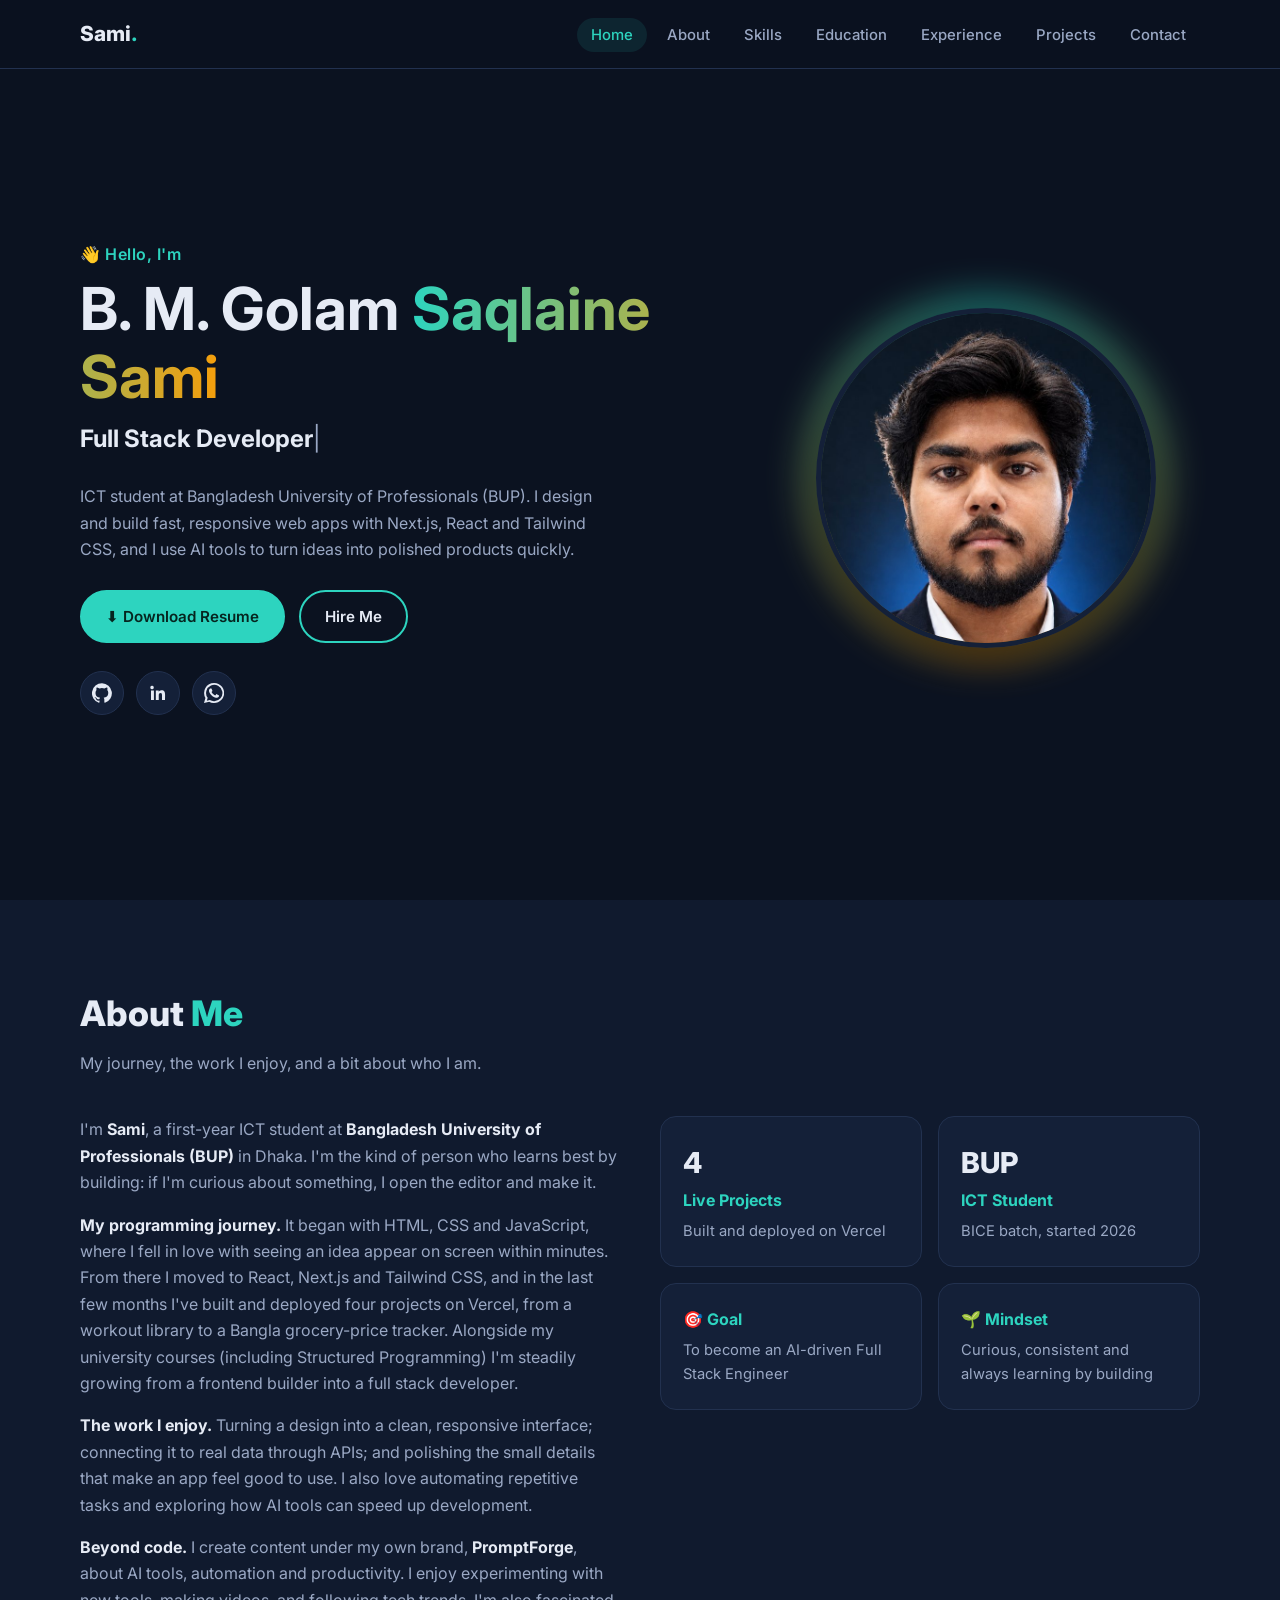
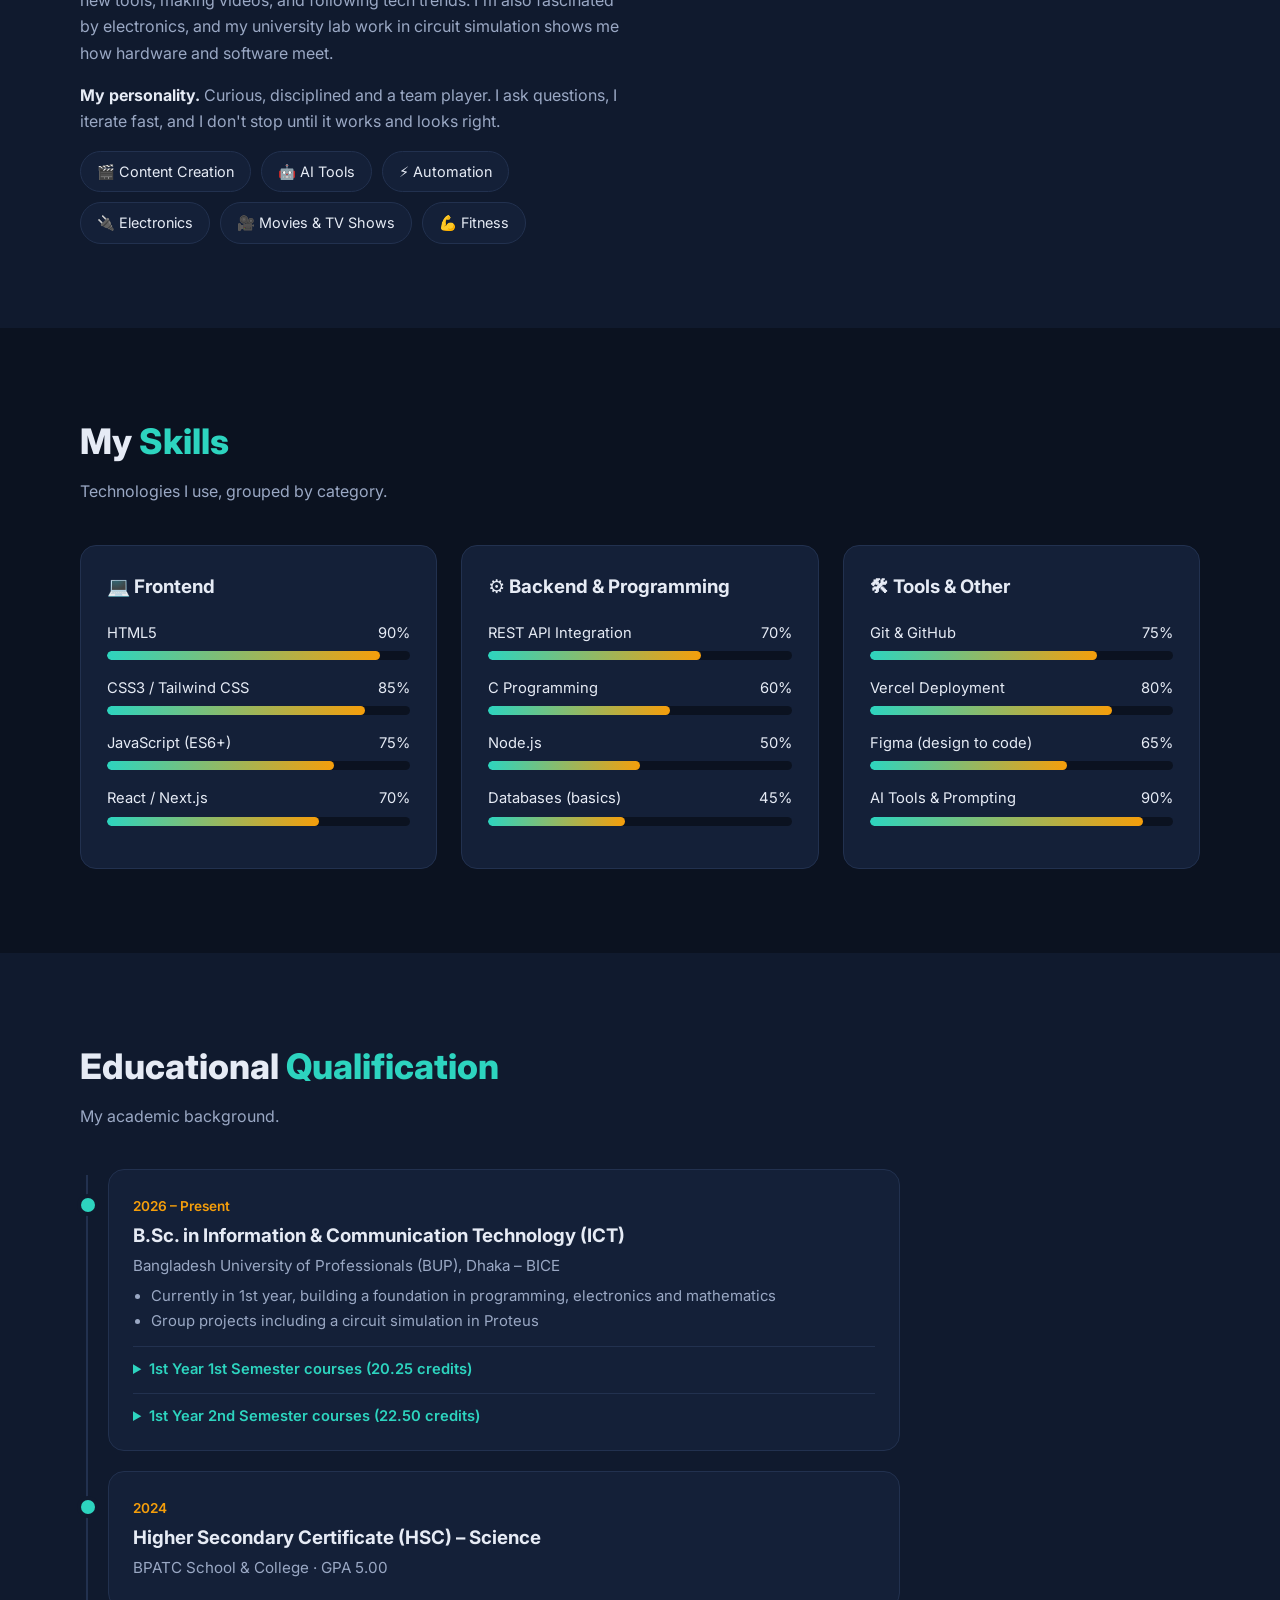
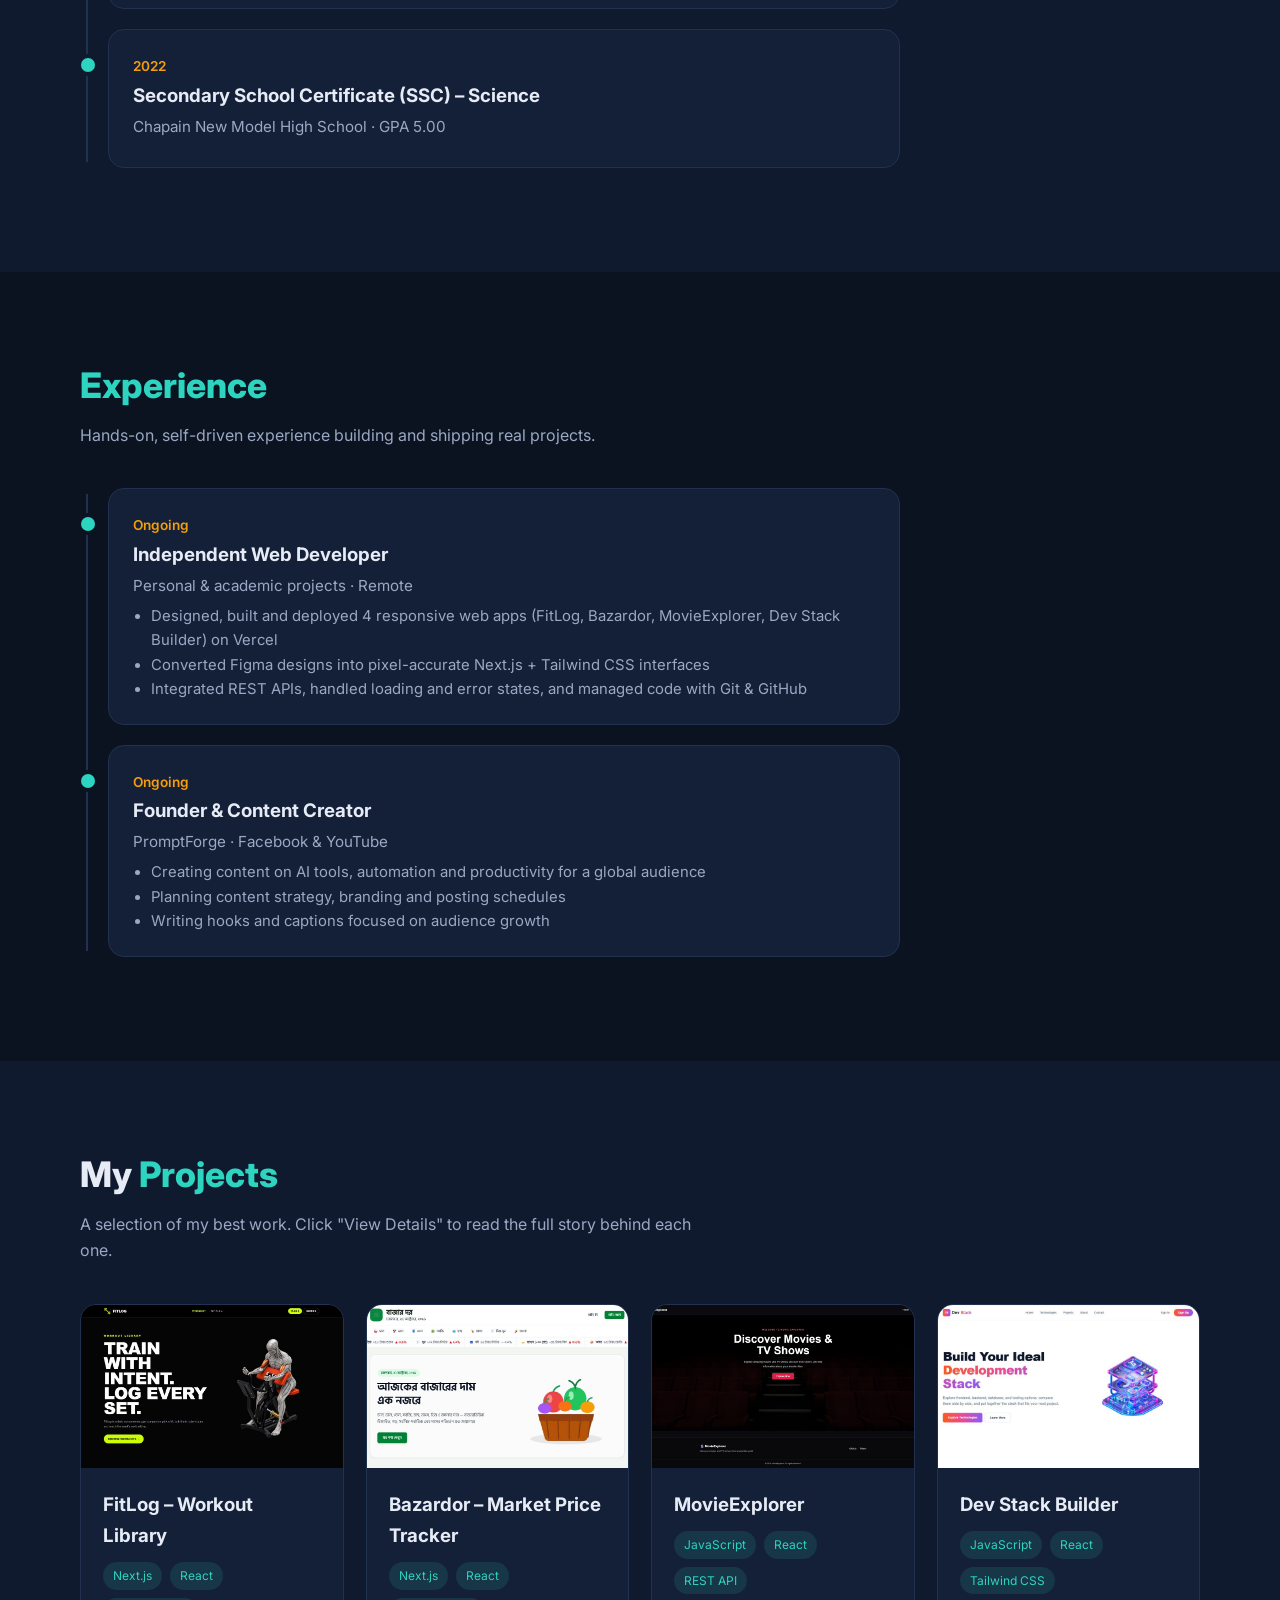
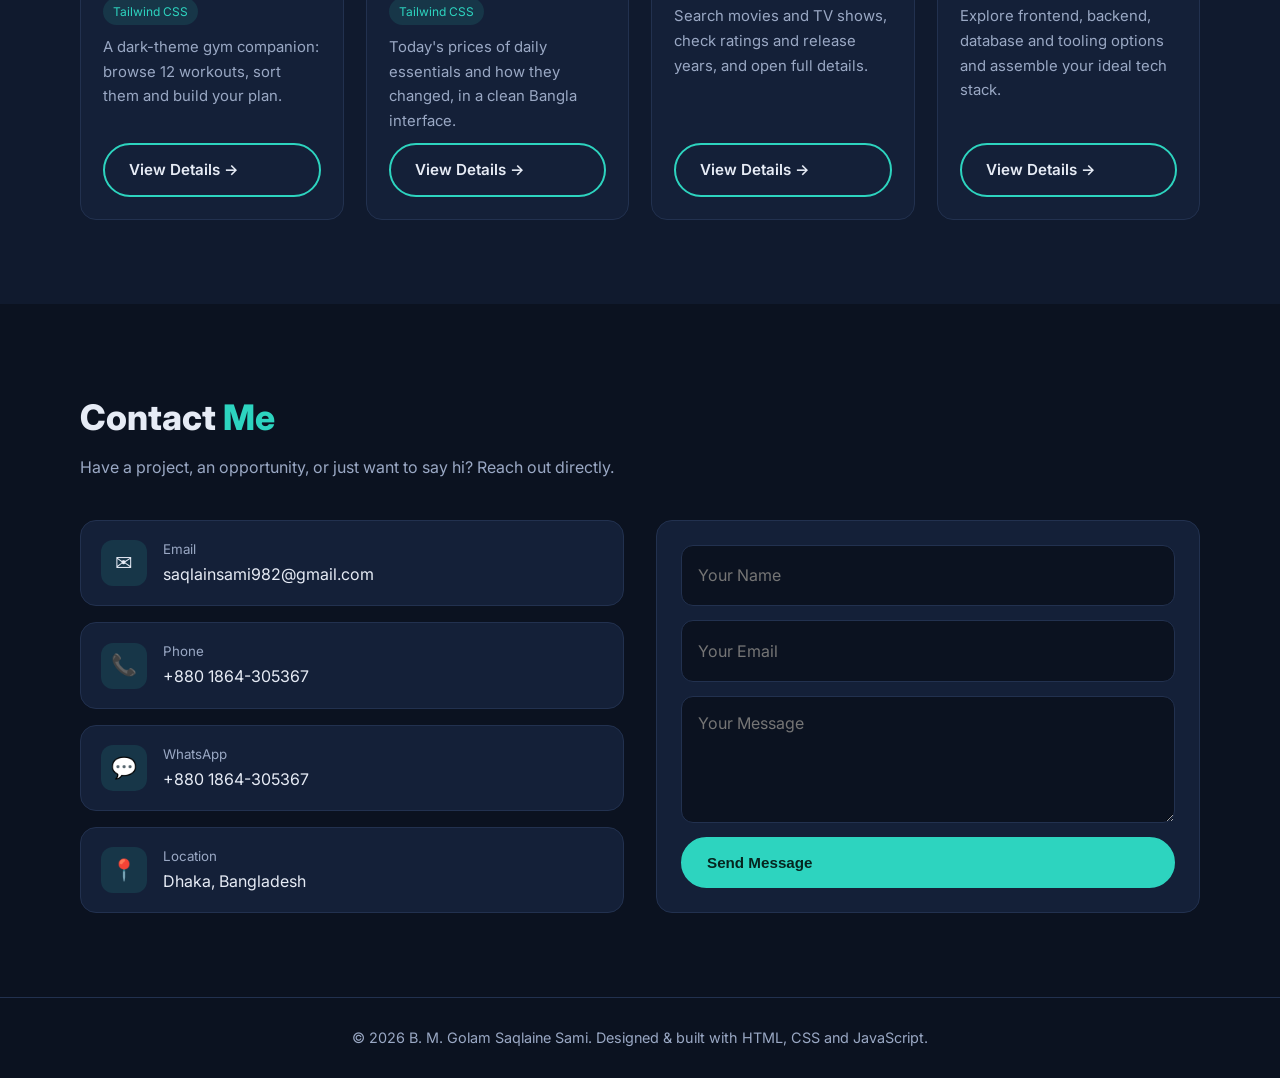
<file: index.html>
<!DOCTYPE html>
<html lang="en">
<head>
<meta charset="UTF-8">
<meta name="viewport" content="width=device-width, initial-scale=1">
<title>B. M. Golam Saqlaine Sami | Full Stack Developer</title>
<meta name="description" content="Portfolio of B. M. Golam Saqlaine Sami – Full Stack Developer and ICT student at BUP, Dhaka, Bangladesh.">
<link rel="preconnect" href="https://fonts.googleapis.com">
<link href="https://fonts.googleapis.com/css2?family=Inter:wght@400;500;600;700;800&display=swap" rel="stylesheet">
<link rel="stylesheet" href="css/style.css">
</head>
<body>

<svg width="0" height="0" style="position:absolute" aria-hidden="true">
  <symbol id="i-gh" viewBox="0 0 24 24"><path d="M12 .3a12 12 0 0 0-3.8 23.4c.6.1.8-.3.8-.6v-2c-3.3.7-4-1.6-4-1.6-.6-1.4-1.4-1.8-1.4-1.8-1-.7.1-.7.1-.7 1.200.1 1.800 1.200 1.800 1.200 1 1.800 2.800 1.300 3.500 1 0-.8.4-1.300.7-1.600-2.700-.3-5.500-1.300-5.500-5.900 0-1.300.5-2.400 1.200-3.200 0-.4-.5-1.600.2-3.200 0 0 1-.3 3.300 1.200a11.500 11.500 0 0 1 6 0c2.300-1.500 3.300-1.200 3.300-1.200.7 1.600.2 2.800.1 3.200.8.8 1.200 1.900 1.200 3.200 0 4.600-2.800 5.600-5.500 5.900.4.400.8 1.100.8 2.200v3.300c0 .3.2.7.8.6A12 12 0 0 0 12 .3"/></symbol>
  <symbol id="i-in" viewBox="0 0 24 24"><path d="M20.400 20.500h-3.600v-5.600c0-1.300 0-3-1.800-3s-2.100 1.400-2.100 2.900v5.700H9.400V9h3.400v1.600c.5-.9 1.600-1.800 3.400-1.800 3.600 0 4.300 2.400 4.300 5.500zM5.300 7.400a2.100 2.100 0 1 1 0-4.100 2.100 2.100 0 0 1 0 4.100zM7.100 20.500H3.600V9h3.500z"/></symbol>
  <symbol id="i-wa" viewBox="0 0 24 24"><path d="M17.500 14.400c-.3-.1-1.800-.9-2-1-.3-.1-.5-.1-.7.1-.2.300-.8 1-.9 1.200-.2.200-.3.200-.6.100-.3-.1-1.300-.5-2.400-1.500-.9-.8-1.500-1.800-1.700-2.100-.2-.3 0-.5.100-.6l.4-.5c.1-.2.200-.3.300-.5.100-.2 0-.4 0-.5l-.9-2.100c-.2-.6-.5-.5-.7-.5h-.6c-.2 0-.5.100-.8.400-.3.300-1 1-1 2.500s1.100 2.900 1.200 3.100c.1.200 2.100 3.200 5.100 4.500 2.500 1 3 .8 3.500.7.600-.1 1.800-.7 2-1.400.3-.7.3-1.300.2-1.400-.1-.1-.3-.2-.6-.3zM12 21.800a9.800 9.800 0 0 1-5-1.400l-3.600.9 1-3.500A9.800 9.800 0 1 1 12 21.800zM12 0a12 12 0 0 0-10.300 18L0 24l6.200-1.600A12 12 0 1 0 12 0z"/></symbol>
</svg>

<header class="navbar">
  <div class="container nav-inner">
    <a href="#home" class="logo">Sami<span>.</span></a>
    <button class="menu-btn" id="menuBtn" aria-label="Toggle menu">☰</button>
    <nav>
      <ul class="nav-links" id="navLinks">
        <li><a href="#home">Home</a></li>
        <li><a href="#about">About</a></li>
        <li><a href="#skills">Skills</a></li>
        <li><a href="#education">Education</a></li>
        <li><a href="#experience">Experience</a></li>
        <li><a href="#projects">Projects</a></li>
        <li><a href="#contact">Contact</a></li>
      </ul>
    </nav>
  </div>
</header>

<main>
<!-- HERO -->
<section id="home" class="hero">
  <div class="container hero-grid">
    <div>
      <p class="hello">👋 Hello, I'm</p>
      <h1>B. M. Golam <span>Saqlaine Sami</span></h1>
      <p class="designation"><b id="typed">Full Stack Developer</b>|</p>
      <p class="lead">ICT student at Bangladesh University of Professionals (BUP). I design and build fast, responsive web apps with Next.js, React and Tailwind CSS, and I use AI tools to turn ideas into polished products quickly.</p>
      <div class="hero-actions">
        <a class="btn primary" href="assets/Sami_Resume.pdf" target="_blank" rel="noopener" download>⬇ Download Resume</a>
        <a class="btn ghost" href="#contact">Hire Me</a>
      </div>
      <div class="socials">
        <a href="https://github.com/Saqlaine-Sami" target="_blank" rel="noopener" aria-label="GitHub"><svg><use href="#i-gh"/></svg></a>
        <a href="https://www.linkedin.com/in/saqlaine-sami/" target="_blank" rel="noopener" aria-label="LinkedIn"><svg><use href="#i-in"/></svg></a>
        <a href="https://wa.me/8801864305367" target="_blank" rel="noopener" aria-label="WhatsApp"><svg><use href="#i-wa"/></svg></a>
      </div>
    </div>
    <div class="photo-wrap">
      <img src="assets/profile.jpg" alt="B. M. Golam Saqlaine Sami">
    </div>
  </div>
</section>

<!-- ABOUT -->
<section id="about" class="alt">
  <div class="container">
    <h2 class="section-title reveal">About <span>Me</span></h2>
    <p class="section-sub reveal">My journey, the work I enjoy, and a bit about who I am.</p>
    <div class="about-grid">
      <div class="about-text reveal">
        <p>I'm <strong>Sami</strong>, a first-year ICT student at <strong>Bangladesh University of Professionals (BUP)</strong> in Dhaka. I'm the kind of person who learns best by building: if I'm curious about something, I open the editor and make it.</p>
        <p><strong>My programming journey.</strong> It began with HTML, CSS and JavaScript, where I fell in love with seeing an idea appear on screen within minutes. From there I moved to React, Next.js and Tailwind CSS, and in the last few months I've built and deployed four projects on Vercel, from a workout library to a Bangla grocery-price tracker. Alongside my university courses (including Structured Programming) I'm steadily growing from a frontend builder into a full stack developer.</p>
        <p><strong>The work I enjoy.</strong> Turning a design into a clean, responsive interface; connecting it to real data through APIs; and polishing the small details that make an app feel good to use. I also love automating repetitive tasks and exploring how AI tools can speed up development.</p>
        <p><strong>Beyond code.</strong> I create content under my own brand, <strong>PromptForge</strong>, about AI tools, automation and productivity. I enjoy experimenting with new tools, making videos, and following tech trends. I'm also fascinated by electronics, and my university lab work in circuit simulation shows me how hardware and software meet.</p>
        <p><strong>My personality.</strong> Curious, disciplined and a team player. I ask questions, I iterate fast, and I don't stop until it works and looks right.</p>
        <div class="chips">
          <span class="chip">🎬 Content Creation</span><span class="chip">🤖 AI Tools</span>
          <span class="chip">⚡ Automation</span><span class="chip">🔌 Electronics</span>
          <span class="chip">🎥 Movies & TV Shows</span><span class="chip">💪 Fitness</span>
        </div>
      </div>
      <div class="about-cards reveal">
        <div class="mini"><div class="big">4</div><h4>Live Projects</h4><p>Built and deployed on Vercel</p></div>
        <div class="mini"><div class="big">BUP</div><h4>ICT Student</h4><p>BICE batch, started 2026</p></div>
        <div class="mini"><h4>🎯 Goal</h4><p>To become an AI-driven Full Stack Engineer</p></div>
        <div class="mini"><h4>🌱 Mindset</h4><p>Curious, consistent and always learning by building</p></div>
      </div>
    </div>
  </div>
</section>

<!-- SKILLS -->
<section id="skills">
  <div class="container">
    <h2 class="section-title reveal">My <span>Skills</span></h2>
    <p class="section-sub reveal">Technologies I use, grouped by category.</p>
    <div class="skill-cols">
      <div class="skill-box reveal">
        <h3>💻 Frontend</h3>
        <div class="skill"><div class="row"><span>HTML5</span><span>90%</span></div><div class="bar"><i data-w="90"></i></div></div>
        <div class="skill"><div class="row"><span>CSS3 / Tailwind CSS</span><span>85%</span></div><div class="bar"><i data-w="85"></i></div></div>
        <div class="skill"><div class="row"><span>JavaScript (ES6+)</span><span>75%</span></div><div class="bar"><i data-w="75"></i></div></div>
        <div class="skill"><div class="row"><span>React / Next.js</span><span>70%</span></div><div class="bar"><i data-w="70"></i></div></div>
      </div>
      <div class="skill-box reveal">
        <h3>⚙️ Backend & Programming</h3>
        <div class="skill"><div class="row"><span>REST API Integration</span><span>70%</span></div><div class="bar"><i data-w="70"></i></div></div>
        <div class="skill"><div class="row"><span>C Programming</span><span>60%</span></div><div class="bar"><i data-w="60"></i></div></div>
        <div class="skill"><div class="row"><span>Node.js</span><span>50%</span></div><div class="bar"><i data-w="50"></i></div></div>
        <div class="skill"><div class="row"><span>Databases (basics)</span><span>45%</span></div><div class="bar"><i data-w="45"></i></div></div>
      </div>
      <div class="skill-box reveal">
        <h3>🛠 Tools & Other</h3>
        <div class="skill"><div class="row"><span>Git & GitHub</span><span>75%</span></div><div class="bar"><i data-w="75"></i></div></div>
        <div class="skill"><div class="row"><span>Vercel Deployment</span><span>80%</span></div><div class="bar"><i data-w="80"></i></div></div>
        <div class="skill"><div class="row"><span>Figma (design to code)</span><span>65%</span></div><div class="bar"><i data-w="65"></i></div></div>
        <div class="skill"><div class="row"><span>AI Tools & Prompting</span><span>90%</span></div><div class="bar"><i data-w="90"></i></div></div>
      </div>
    </div>
  </div>
</section>

<!-- EDUCATION -->
<section id="education" class="alt">
  <div class="container">
    <h2 class="section-title reveal">Educational <span>Qualification</span></h2>
    <p class="section-sub reveal">My academic background.</p>
    <div class="timeline">
      <div class="t-item reveal">
        <span class="date">2026 – Present</span>
        <h3>B.Sc. in Information & Communication Technology (ICT)</h3>
        <p class="org">Bangladesh University of Professionals (BUP), Dhaka – BICE</p>
        <ul>
          <li>Currently in 1st year, building a foundation in programming, electronics and mathematics</li>
          <li>Group projects including a circuit simulation in Proteus</li>
        </ul>
        <details>
          <summary>1st Year 1st Semester courses (20.25 credits)</summary>
          <ul>
            <li>Electrical Circuits (+ Lab)</li><li>Engineering Physics (+ Lab)</li>
            <li>Mathematics-I (Differential & Integral Calculus)</li><li>Chemistry</li>
            <li>Bangladesh Studies</li><li>Financial and Managerial Accounting</li>
          </ul>
        </details>
        <details>
          <summary>1st Year 2nd Semester courses (22.50 credits)</summary>
          <ul>
            <li>Electronic Devices and Circuit (+ Lab)</li><li>Structured Programming (+ Lab)</li>
            <li>Mathematics-II (Ordinary & Partial Differential Equations)</li><li>Discrete Mathematics</li>
            <li>Statistics and Probability</li><li>Foreign Language</li><li>Communicative English (Lab)</li>
          </ul>
        </details>
      </div>
      <div class="t-item reveal">
        <span class="date">2024</span>
        <h3>Higher Secondary Certificate (HSC) – Science</h3>
        <p class="org">BPATC School & College · GPA 5.00</p>
      </div>
      <div class="t-item reveal">
        <span class="date">2022</span>
        <h3>Secondary School Certificate (SSC) – Science</h3>
        <p class="org">Chapain New Model High School · GPA 5.00</p>
      </div>
    </div>
  </div>
</section>

<!-- EXPERIENCE -->
<section id="experience">
  <div class="container">
    <h2 class="section-title reveal"><span>Experience</span></h2>
    <p class="section-sub reveal">Hands-on, self-driven experience building and shipping real projects.</p>
    <div class="timeline">
      <div class="t-item reveal">
        <span class="date">Ongoing</span>
        <h3>Independent Web Developer</h3>
        <p class="org">Personal & academic projects · Remote</p>
        <ul>
          <li>Designed, built and deployed 4 responsive web apps (FitLog, Bazardor, MovieExplorer, Dev Stack Builder) on Vercel</li>
          <li>Converted Figma designs into pixel-accurate Next.js + Tailwind CSS interfaces</li>
          <li>Integrated REST APIs, handled loading and error states, and managed code with Git & GitHub</li>
        </ul>
      </div>
      <div class="t-item reveal">
        <span class="date">Ongoing</span>
        <h3>Founder & Content Creator</h3>
        <p class="org">PromptForge · Facebook & YouTube</p>
        <ul>
          <li>Creating content on AI tools, automation and productivity for a global audience</li>
          <li>Planning content strategy, branding and posting schedules</li>
          <li>Writing hooks and captions focused on audience growth</li>
        </ul>
      </div>
    </div>
  </div>
</section>

<!-- PROJECTS -->
<section id="projects" class="alt">
  <div class="container">
    <h2 class="section-title reveal">My <span>Projects</span></h2>
    <p class="section-sub reveal">A selection of my best work. Click "View Details" to read the full story behind each one.</p>
    <div class="project-grid" id="projectGrid"></div>
  </div>
</section>

<!-- CONTACT -->
<section id="contact">
  <div class="container">
    <h2 class="section-title reveal">Contact <span>Me</span></h2>
    <p class="section-sub reveal">Have a project, an opportunity, or just want to say hi? Reach out directly.</p>
    <div class="contact-grid">
      <div class="c-list reveal">
        <a class="c-item" href="mailto:saqlainsami982@gmail.com"><span class="ic">✉️</span><div><small>Email</small>saqlainsami982@gmail.com</div></a>
        <a class="c-item" href="tel:+8801864305367"><span class="ic">📞</span><div><small>Phone</small>+880 1864-305367</div></a>
        <a class="c-item" href="https://wa.me/8801864305367" target="_blank" rel="noopener"><span class="ic">💬</span><div><small>WhatsApp</small>+880 1864-305367</div></a>
        <div class="c-item"><span class="ic">📍</span><div><small>Location</small>Dhaka, Bangladesh</div></div>
      </div>
      <form id="contactForm" class="reveal">
        <input name="name" placeholder="Your Name" required>
        <input name="email" type="email" placeholder="Your Email" required>
        <textarea name="message" placeholder="Your Message" required></textarea>
        <button class="btn primary" type="submit">Send Message</button>
      </form>
    </div>
  </div>
</section>
</main>

<footer>
  <div class="container">© <span id="year"></span> B. M. Golam Saqlaine Sami. Designed & built with HTML, CSS and JavaScript.</div>
</footer>

<script>document.getElementById('year').textContent = new Date().getFullYear();</script>
<script src="js/projects.js"></script>
<script src="js/main.js"></script>
</body>
</html>
</file>
<file: css/style.css>
:root{
  --bg:#0b1220;--bg2:#101a2e;--card:#142038;--line:#22314f;
  --text:#e6ebf5;--muted:#9aa8c4;--accent:#2dd4bf;--accent2:#f59e0b;
  --radius:16px;--shadow:0 10px 30px rgba(0,0,0,.35);
}
*{box-sizing:border-box;margin:0;padding:0}
html{scroll-behavior:smooth;scroll-padding-top:76px}
body{font-family:'Inter',system-ui,-apple-system,'Segoe UI',sans-serif;background:var(--bg);color:var(--text);line-height:1.65}
img{max-width:100%;display:block}
a{color:inherit;text-decoration:none}
ul{list-style:none}
.container{width:min(1120px,100% - 32px);margin-inline:auto}
section{padding:84px 0}
.section-title{font-size:clamp(1.6rem,3vw,2.2rem);font-weight:800;margin-bottom:8px}
.section-title span{color:var(--accent)}
.section-sub{color:var(--muted);margin-bottom:40px;max-width:620px}
.alt{background:var(--bg2)}

/* buttons */
.btn{display:inline-flex;align-items:center;gap:8px;padding:12px 24px;border-radius:999px;font-weight:600;border:2px solid var(--accent);cursor:pointer;transition:.25s;font-size:.95rem;background:transparent;color:var(--text)}
.btn.primary{background:var(--accent);color:#06251f}
.btn.primary:hover{background:transparent;color:var(--accent)}
.btn:hover{transform:translateY(-2px)}
.btn.ghost:hover{background:var(--accent);color:#06251f}

/* navbar */
.navbar{position:fixed;inset:0 0 auto 0;z-index:50;background:rgba(11,18,32,.85);backdrop-filter:blur(12px);border-bottom:1px solid var(--line)}
.nav-inner{display:flex;align-items:center;justify-content:space-between;height:68px}
.logo{font-weight:800;font-size:1.3rem}
.logo span{color:var(--accent)}
.nav-links{display:flex;gap:6px}
.nav-links a{padding:8px 14px;border-radius:999px;color:var(--muted);font-size:.93rem;font-weight:500;transition:.2s}
.nav-links a:hover,.nav-links a.active{color:var(--accent);background:rgba(45,212,191,.1)}
.menu-btn{display:none;background:none;border:0;color:var(--text);font-size:1.7rem;cursor:pointer}

/* hero */
.hero{padding-top:140px;min-height:100vh;display:flex;align-items:center}
.hero-grid{display:grid;grid-template-columns:1.2fr .8fr;gap:48px;align-items:center}
.hello{color:var(--accent);font-weight:600;letter-spacing:.5px}
.hero h1{font-size:clamp(2.2rem,5vw,3.7rem);line-height:1.15;margin:8px 0}
.hero h1 span{background:linear-gradient(90deg,var(--accent),var(--accent2));-webkit-background-clip:text;background-clip:text;color:transparent}
.designation{font-size:clamp(1.1rem,2.2vw,1.5rem);color:var(--muted);margin-bottom:16px;min-height:2em}
.designation b{color:var(--text)}
.hero p.lead{color:var(--muted);max-width:540px;margin-bottom:28px}
.hero-actions{display:flex;flex-wrap:wrap;gap:14px;margin-bottom:28px}
.socials{display:flex;gap:12px;flex-wrap:wrap}
.socials a{width:44px;height:44px;border-radius:50%;display:grid;place-items:center;border:1px solid var(--line);background:var(--card);transition:.25s}
.socials a:hover{border-color:var(--accent);color:var(--accent);transform:translateY(-3px)}
.socials svg{width:20px;height:20px;fill:currentColor}
.photo-wrap{position:relative;justify-self:center;width:min(340px,80%)}
.photo-wrap::before{content:"";position:absolute;inset:-14px;border-radius:50%;background:conic-gradient(var(--accent),var(--accent2),var(--accent));filter:blur(18px);opacity:.45}
.photo-wrap img{position:relative;border-radius:50%;aspect-ratio:1;object-fit:cover;object-position:center 20%;border:5px solid var(--card);box-shadow:var(--shadow)}

/* about */
.about-grid{display:grid;grid-template-columns:1fr 1fr;gap:40px;align-items:start}
.about-text p{color:var(--muted);margin-bottom:16px}
.about-text strong{color:var(--text)}
.chips{display:flex;flex-wrap:wrap;gap:10px;margin-top:8px}
.chip{padding:8px 16px;border-radius:999px;background:var(--card);border:1px solid var(--line);font-size:.9rem}
.about-cards{display:grid;grid-template-columns:1fr 1fr;gap:16px}
.mini{background:var(--card);border:1px solid var(--line);border-radius:var(--radius);padding:22px}
.mini h4{color:var(--accent);margin-bottom:6px}
.mini p{color:var(--muted);font-size:.92rem}
.mini .big{font-size:1.8rem;font-weight:800;color:var(--text)}

/* skills */
.skill-cols{display:grid;grid-template-columns:repeat(auto-fit,minmax(290px,1fr));gap:24px}
.skill-box{background:var(--card);border:1px solid var(--line);border-radius:var(--radius);padding:26px}
.skill-box h3{margin-bottom:18px}
.skill{margin-bottom:16px}
.skill .row{display:flex;justify-content:space-between;font-size:.92rem;margin-bottom:6px}
.bar{height:9px;background:#0b1220;border-radius:99px;overflow:hidden}
.bar i{display:block;height:100%;width:0;border-radius:99px;background:linear-gradient(90deg,var(--accent),var(--accent2));transition:width 1.2s ease}

/* timeline */
.timeline{position:relative;padding-left:28px;max-width:820px}
.timeline::before{content:"";position:absolute;left:6px;top:6px;bottom:6px;width:2px;background:var(--line)}
.t-item{position:relative;background:var(--card);border:1px solid var(--line);border-radius:var(--radius);padding:22px 24px;margin-bottom:20px}
.t-item::before{content:"";position:absolute;left:-28px;top:28px;width:14px;height:14px;border-radius:50%;background:var(--accent);box-shadow:0 0 0 4px var(--bg)}
.alt .t-item::before{box-shadow:0 0 0 4px var(--bg2)}
.t-item .date{color:var(--accent2);font-size:.85rem;font-weight:600}
.t-item h3{margin:2px 0}
.t-item .org{color:var(--muted);font-size:.95rem;margin-bottom:6px}
.t-item li{color:var(--muted);font-size:.93rem;margin-left:18px;list-style:disc}

/* projects */
.project-grid{display:grid;grid-template-columns:repeat(auto-fit,minmax(250px,1fr));gap:22px}
.p-card{background:var(--card);border:1px solid var(--line);border-radius:var(--radius);overflow:hidden;display:flex;flex-direction:column;transition:.3s}
.p-card:hover{transform:translateY(-6px);border-color:var(--accent);box-shadow:var(--shadow)}
.p-card img{width:100%;aspect-ratio:16/10;object-fit:cover;object-position:top}
.p-body{padding:22px;display:flex;flex-direction:column;gap:10px;flex:1}
.p-body p{color:var(--muted);font-size:.93rem;flex:1}
.tags{display:flex;flex-wrap:wrap;gap:8px}
.tags span{font-size:.75rem;padding:4px 10px;border-radius:99px;background:rgba(45,212,191,.12);color:var(--accent)}

/* contact */
.contact-grid{display:grid;grid-template-columns:1fr 1fr;gap:32px}
.c-list{display:grid;gap:16px}
.c-item{display:flex;gap:16px;align-items:center;background:var(--card);border:1px solid var(--line);border-radius:var(--radius);padding:18px 20px;transition:.25s}
.c-item:hover{border-color:var(--accent)}
.c-item .ic{width:46px;height:46px;border-radius:12px;display:grid;place-items:center;background:rgba(45,212,191,.12);font-size:1.3rem}
.c-item small{color:var(--muted);display:block}
form{display:grid;gap:14px;background:var(--card);border:1px solid var(--line);border-radius:var(--radius);padding:24px}
input,textarea{width:100%;padding:13px 16px;border-radius:12px;border:1px solid var(--line);background:var(--bg);color:var(--text);font:inherit}
input:focus,textarea:focus{outline:2px solid var(--accent);border-color:transparent}
textarea{min-height:120px;resize:vertical}

footer{padding:28px 0;text-align:center;color:var(--muted);border-top:1px solid var(--line);font-size:.9rem}

/* project detail page */
.detail{padding-top:110px}
.back{color:var(--accent);font-weight:600;display:inline-block;margin-bottom:22px}
.detail h1{font-size:clamp(1.9rem,4vw,2.9rem);margin-bottom:8px}
.detail .cover{width:100%;border-radius:var(--radius);border:1px solid var(--line);margin:24px 0;aspect-ratio:16/8;object-fit:cover}
.d-grid{display:grid;grid-template-columns:2fr 1fr;gap:32px}
.d-block{background:var(--card);border:1px solid var(--line);border-radius:var(--radius);padding:26px;margin-bottom:22px}
.d-block h3{color:var(--accent);margin-bottom:12px}
.d-block p{color:var(--muted)}
.d-block li{color:var(--muted);margin:0 0 8px 20px;list-style:disc}
.side-links{display:grid;gap:12px}

.reveal{opacity:0;transform:translateY(24px);transition:.7s}
.reveal.show{opacity:1;transform:none}

@media (max-width:900px){
  .hero-grid,.about-grid,.contact-grid,.d-grid{grid-template-columns:1fr}
  .photo-wrap{order:-1;width:min(240px,60%)}
  .hero{padding-top:110px}
}
@media (max-width:760px){
  .menu-btn{display:block}
  .nav-links{position:absolute;top:68px;left:0;right:0;flex-direction:column;background:var(--bg2);padding:12px 16px;border-bottom:1px solid var(--line);display:none}
  .nav-links.open{display:flex}
  section{padding:64px 0}
  .about-cards{grid-template-columns:1fr}
}

.gallery{display:grid;grid-template-columns:repeat(auto-fit,minmax(260px,1fr));gap:16px;margin-bottom:28px}
.gallery img{width:100%;border-radius:12px;border:1px solid var(--line);aspect-ratio:16/9;object-fit:cover;object-position:top}
.t-item details{margin-top:12px;border-top:1px solid var(--line);padding-top:10px}
.t-item summary{cursor:pointer;color:var(--accent);font-weight:600;font-size:.92rem}
.t-item details ul{margin-top:8px;columns:2;column-gap:28px}
@media (max-width:600px){.t-item details ul{columns:1}}
</file>
